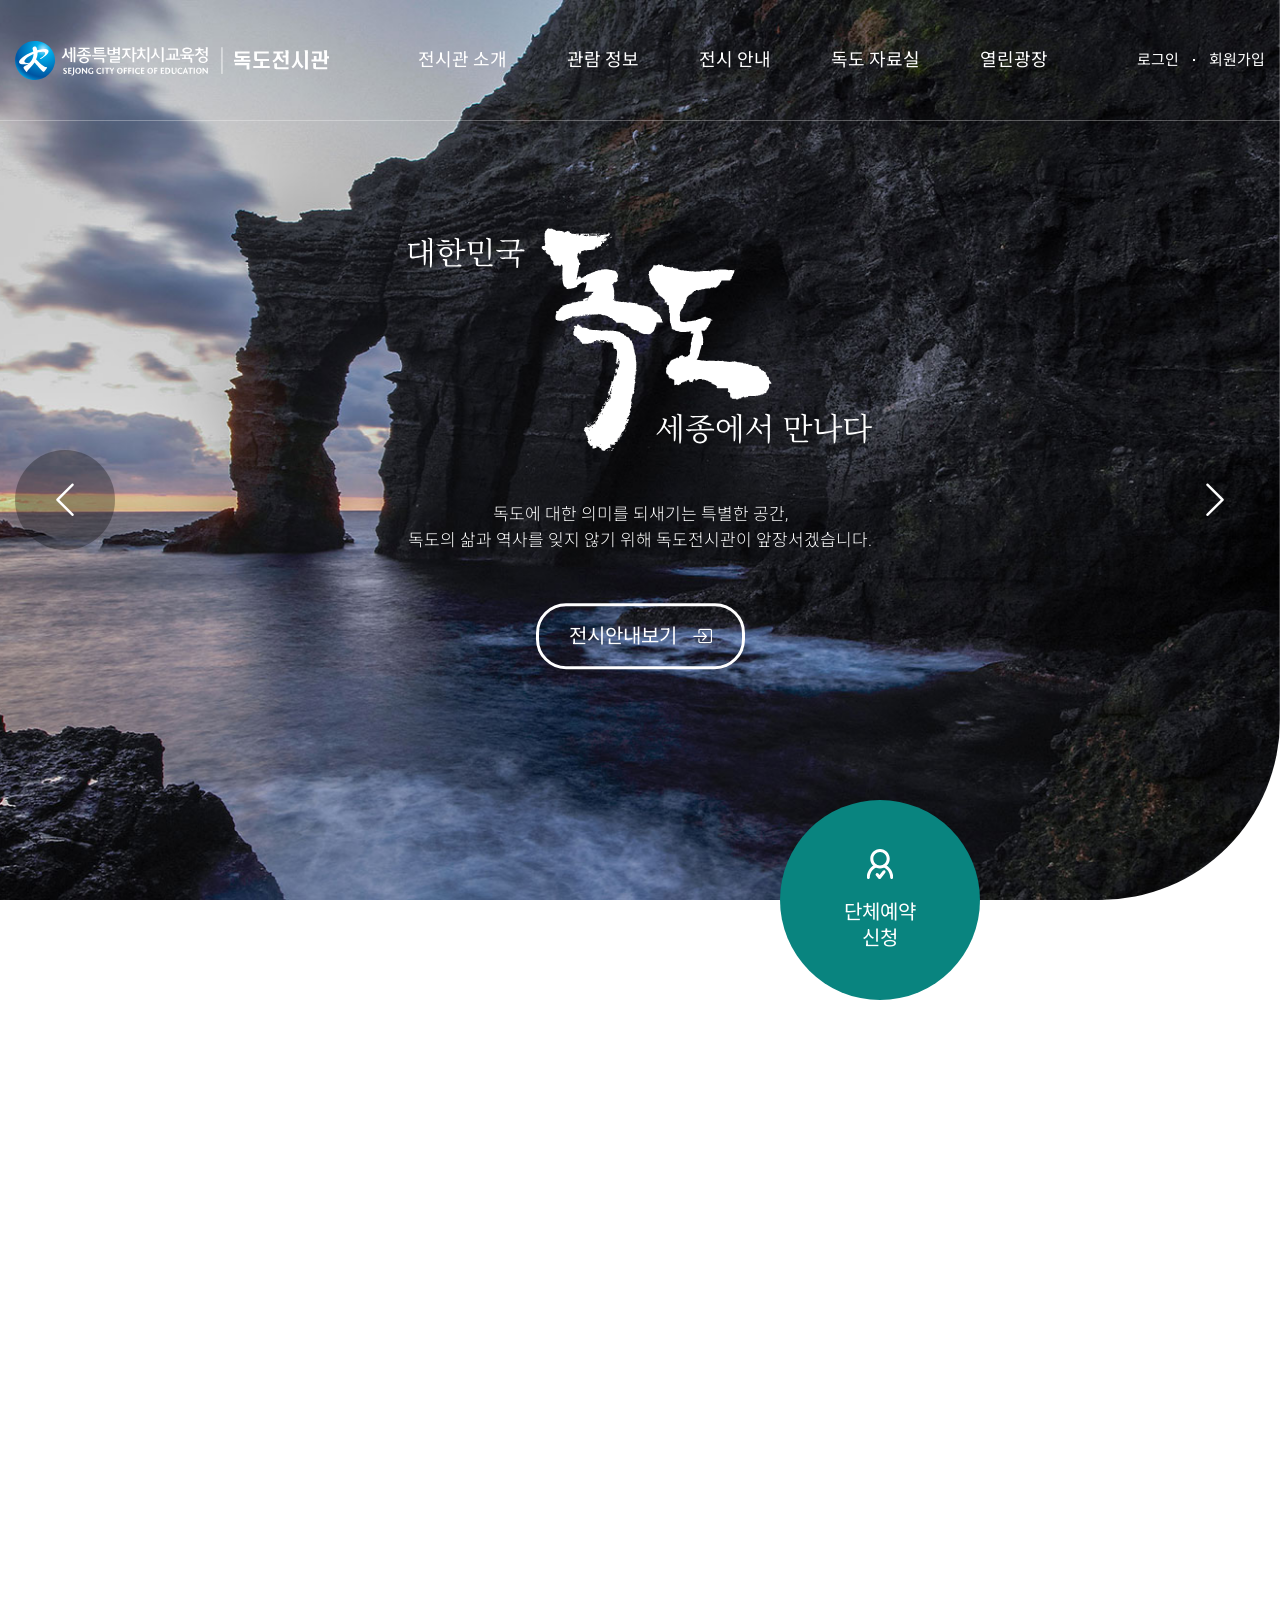
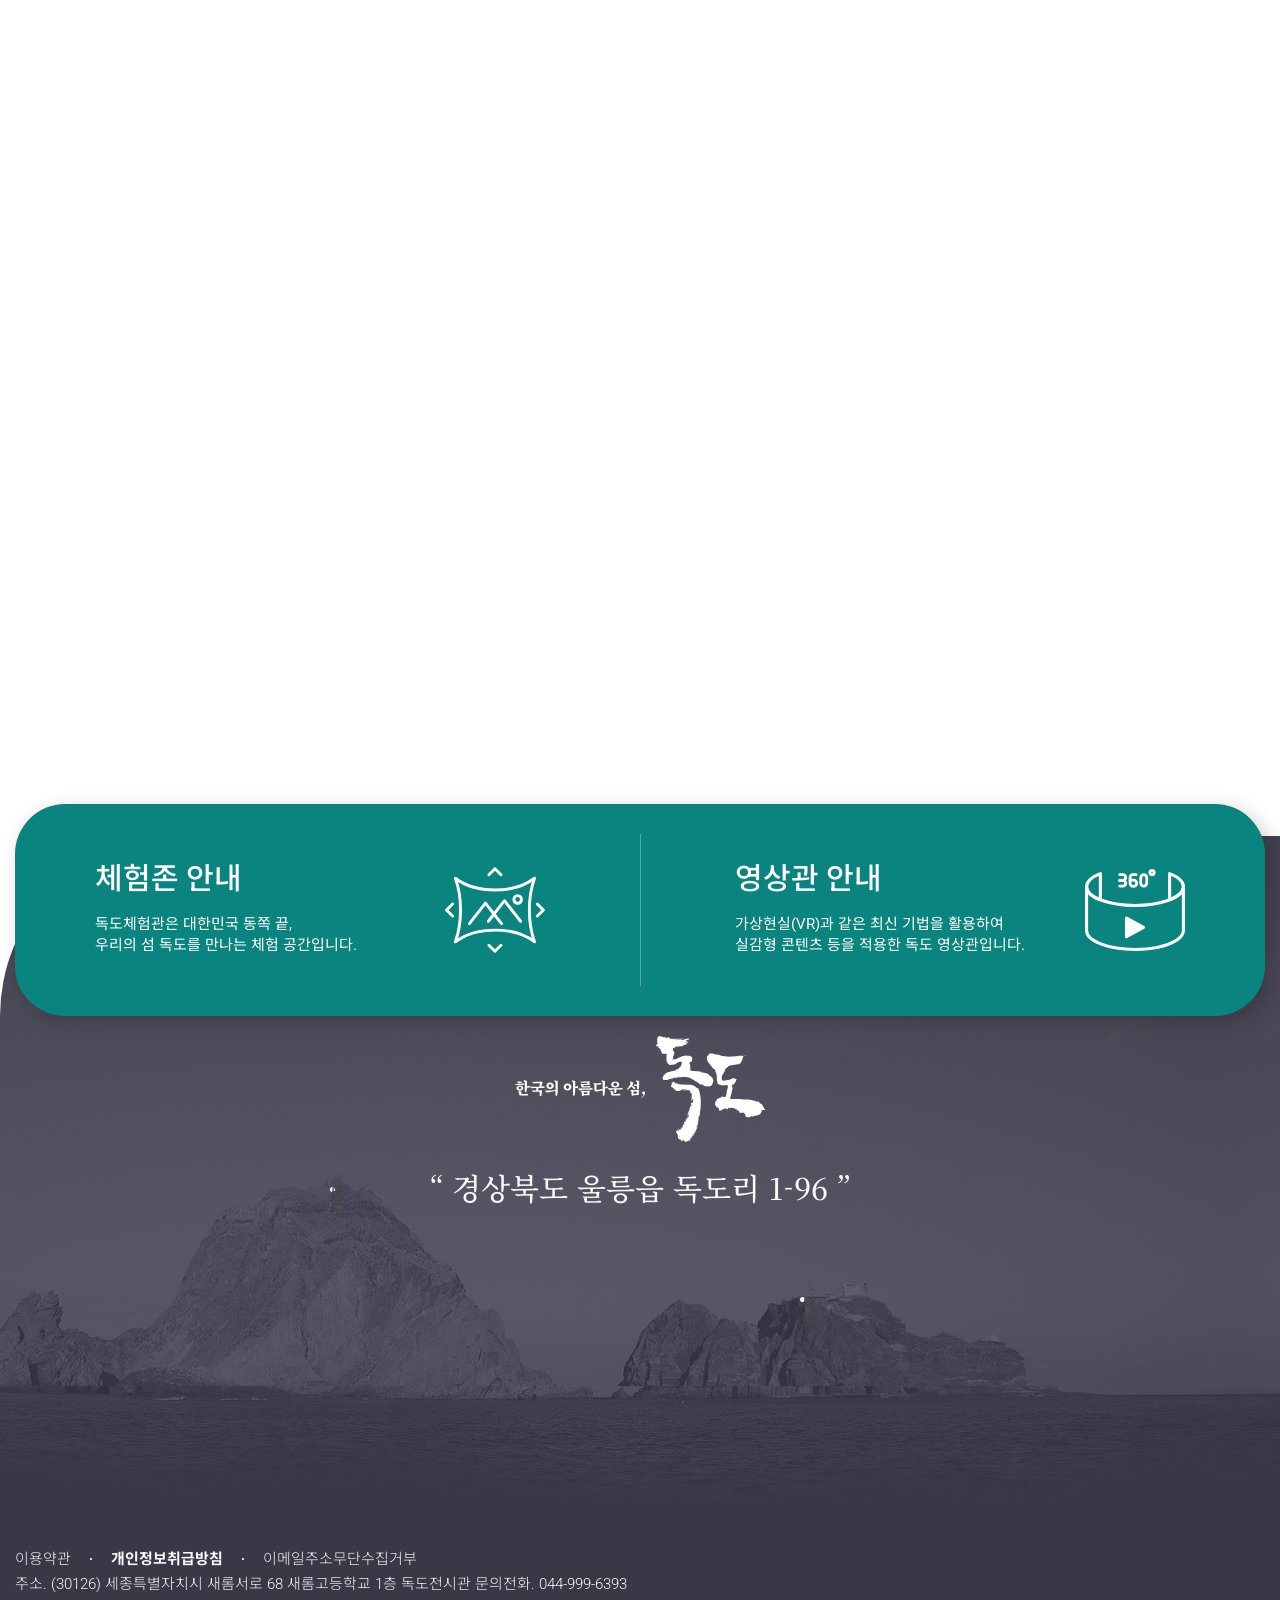
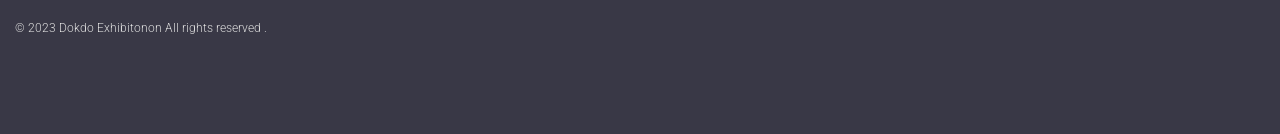
<file: doc/02-3/index.html>
<!DOCTYPE html>
<html lang="ko">

<head>
    <meta charset="UTF-8">
    <meta name="viewport" content="width=device-width, initial-scale=1.0">
    <title>독도 따라만들기 - 왜 저런다냐...</title>
    <link rel="stylesheet" href="./css/base.css">
    <link rel="stylesheet" href="https://cdn.jsdelivr.net/npm/swiper@9/swiper-bundle.min.css" />
    <link rel="stylesheet" href="./css/animate.min.css">
    <link rel="stylesheet" href="./css/style.css?ver=4.0">
    <script src="./js/jquery-1.12.4.min.js"></script>
    <script src="./js/TweenMax.min.js"></script>
    <script src="https://cdn.jsdelivr.net/npm/swiper@9/swiper-bundle.min.js"></script>
    <script src="./js/custom.js?ver=1.0"></script>
</head>

<body>
    <div class="wrap">
        <header class="header">
            <div class="inner header_wrap">
                <h1>
                    <a href="/">
                        <img src="./images/logo_simbol.svg" alt="독도">
                        <img src="./images/logo_tx.svg" alt="독도">
                    </a>
                </h1>
                <nav class="gnb">
                    <h2 class="blind">메뉴</h2>
                    <ul class="main_menu">
                        <li>
                            <a href="">전시관 소개</a>
                            <ul class="sub_menu">
                                <li><a href="">인사말</a></li>
                                <li><a href="">전시관 연혁</a></li>
                                <li><a href="">오시는길</a></li>
                            </ul>
                        </li>
                        <li>
                            <a href="">관람 정보</a>
                            <ul class="sub_menu">
                                <li><a href="">관람안내</a></li>
                                <li><a href="">단체예약</a></li>
                                <li><a href="">예약확인 취소</a></li>
                            </ul>
                        </li>
                        <li><a href="">전시 안내 </a></li>
                        <li>
                            <a href="">독도 자료실</a>
                            <ul class="sub_menu">
                                <li><a href="">독도현황</a></li>
                                <li><a href="">독도사진</a></li>
                                <li><a href="">교육자료실</a></li>
                            </ul>
                        </li>
                        <li>
                            <a href="">열린광장</a>
                            <ul class="sub_menu">
                                <li><a href="">공지사항</a></li>
                                <li><a href="">포토앨범</a></li>
                            </ul>
                        </li>
                    </ul>
                </nav>
                <div class="login_area">
                    <ul class="member">
                        <li><a href="">로그인</a></li>
                        <li><a href="">회원가입</a></li>
                    </ul>
                </div>
            </div>
        </header>

        <main>
            <section class="main_visual">
                <h2 class="blind">메인 콘텐츠 소개</h2>
                <div class="main_slide swiper">
                    <div class="swiper-wrapper">
                        <div class="swiper-slide itm01 itm">
                            <div class="slide-image" data-swiper-parallax='45%'></div>
                            <div class="content">
                                <div class="img_box">
                                    <img src="./images/visual_tx.svg" alt="">
                                </div>
                                <p>
                                    독도에 대한 의미를 되새기는 특별한 공간, <br />
                                    독도의 삶과 역사를 잊지 않기 위해 독도전시관이 앞장서겠습니다.
                                </p>
                                <a href="" class="btn wc">전시안내보기</a>
                            </div>
                        </div>
                        <div class="swiper-slide itm02 itm">
                            <div class="slide-image" data-swiper-parallax='45%'></div>
                            <div class="content">
                                <div class="img_box">
                                    <img src="./images/visual_tx.svg" alt="">
                                </div>
                                <p>
                                    독도에 대한 의미를 되새기는 특별한 공간, <br />
                                    독도의 삶과 역사를 잊지 않기 위해 독도전시관이 앞장서겠습니다.
                                </p>
                                <a href="" class="btn wc">전시안내보기</a>
                            </div>
                        </div>
                    </div>
                </div>
                <div class="arrows">
                    <i class="bi bi-chevron-left left"></i>
                    <i class="bi bi-chevron-right right"></i>
                </div>
                <div href="" class="btn_cicle">
                    <a href="" class="case">
                        <span>단체예약<br />
                            신청
                        </span>
                    </a>
                </div>
            </section>
            <section class="main_content section _se_">
                <h2 class="blind">메인 콘탠츠</h2>
                <div class="inner content">
                    <div class="left">
                        <h3>독도 바로알기 <i class="bi bi-box-arrow-in-right"></i></h3>
                        <p>
                            독도의 역사를 배우고, 자연을 체험하며 독도영토주권<br />
                            수호 의지를 다질 수 있는 소중한 시간이 되기를 바랍니다.
                        </p>
                        <a href="" class="btn mc">바로가기</a>
                    </div>
                    <div class="right">
                        <h3>관람안내</h3>
                        <div class="desc">
                            <i class="bi bi-box-arrow-in-right"></i>
                            <a href="tel:044-999-6393" class="tel">044-999-6393</a>
                            <a href="" class="btn2">관람 문의하기</a>
                        </div>

                        <ul class="list_dot list">
                            <li>
                                <strong>관람시간</strong>
                                <p>
                                    화요일-토요일 9:00 ~ 17:00<br />
                                    (점심시간 12:00~13:00, 입장마감 16:30)<br />
                                    <span>※ 관람시간은 학교 사정에 따라 변경될 수 있습니다.</span>
                                </p>
                            </li>
                            <li>
                                <strong>휴관안내</strong>
                                <p>일요일, 월요일 및 공휴일</p>
                            </li>
                            <li>
                                <strong class="ls2">위치</strong>
                                <p>세종특별자치시 새롬서로 68 새롬고등학교 1층 </p>
                            </li>
                        </ul>
                    </div>
                </div>
            </section>
            <section class="main_notice section _se_">
                <div class="inner content">
                    <div class="left">
                        <h2>공지사항</h2>
                        <p>독도의 미래를 생각하는 공간으로<br />
                            앞으로도 지속적으로 활용되기를 바랍니다.</p>
                        <div class="arrows">
                            <i class="bi bi-chevron-left left"></i>
                            <i class="bi bi-chevron-right right"></i>
                        </div>
                    </div>
                    <div class="right_slide">
                        <div class="swiper notice_slide">
                            <div class="swiper-wrapper">
                                <div class="swiper-slide card">
                                    <a href="">
                                        <div class="img_box">
                                            <img src="./images/img_visual01.jpg" alt="">
                                        </div>
                                        <div class="new btn3">NEW</div>
                                        <strong>2023학년도 독도전시관 상반기</strong>
                                        <p class="desc">
                                            2023학년도 상반기 독도체험교실을 다음과 같이 실시합니다.
                                        </p>
                                    </a>
                                </div>
                                <div class="swiper-slide card">
                                    <a href="">
                                        <div class="img_box">
                                            <img src="./images/img_visual02.jpg" alt="">
                                        </div>
                                        <div class="new btn3">NEW</div>
                                        <strong>2023학년도 독도전시관 상반기</strong>
                                        <p class="desc">
                                            2023학년도 상반기 독도체험교실을 다음과 같이 실시합니다.
                                        </p>
                                    </a>
                                </div>
                                <div class="swiper-slide card">
                                    <a href="">
                                        <div class="img_box">
                                            <img src="./images/img_visual01.jpg" alt="">
                                        </div>
                                        <div class="new btn3">NEW</div>
                                        <strong>2023학년도 독도전시관 상반기</strong>
                                        <p class="desc">
                                            2023학년도 상반기 독도체험교실을 다음과 같이 실시합니다.
                                        </p>
                                    </a>
                                </div>
                                <div class="swiper-slide card">
                                    <a href="">
                                        <div class="img_box">
                                            <img src="./images/img_visual02.jpg" alt="">
                                        </div>
                                        <div class="new btn3">NEW</div>
                                        <strong>2023학년도 독도전시관 상반기</strong>
                                        <p class="desc">
                                            2023학년도 상반기 독도체험교실을 다음과 같이 실시합니다.
                                        </p>
                                    </a>
                                </div>
                            </div>
                        </div>
                    </div>
                </div>
            </section>
            <section class="main_banner _se_">
                <h2 class="blind">메인 베너</h2>
                <div class="inner">
                    <ul class="content">
                        <li>
                            <a href="">
                                <h3>체험존 안내</h3>
                                <p>독도체험관은 대한민국 동쪽 끝,<br />
                                    우리의 섬 독도를 만나는 체험 공간입니다.</p>
                            </a>
                        </li>
                        <li>
                            <a href="">
                                <h3>영상관 안내</h3>
                                <p>가상현실(VR)과 같은 최신 기법을 활용하여<br />
                                    실감형 콘텐츠 등을 적용한 독도 영상관입니다.</p>
                            </a>
                        </li>
                    </ul>
                </div>
            </section>
        </main>
        <footer class="footer">
            <div class="top">
                <div class="inner content">
                    <div class="img_box">
                        <img src="./images/img_logo2.svg" alt="">
                    </div>
                    <div class="txt">
                        <span>“ 경상북도 울릉읍 독도리 1-96 ”</span>
                    </div>
                    <div class="dots">
                        <span>동도</span>
                        <span>서도</span>
                    </div>
                </div>
            </div>
            <div class="bottom">
                <address class="inner content">
                    <ul class="customer">
                        <li><a href="">이용약관</a></li>
                        <li><a href=""><strong>개인정보취급방침</strong></a></li>
                        <li><a href="">이메일주소무단수집거부</a></li>
                    </ul>
                    <div class="adress">
                        주소. (30126) 세종특별자치시 새롬서로 68 새롬고등학교 1층 독도전시관
                        문의전화. 044-999-6393
                    </div>
                    <div class="copyright">
                        &copy; 2023 Dokdo Exhibitonon All rights reserved .
                    </div>
                </address>
            </div>
        </footer>
        <div class="mobile_btn">
            <i class="bi bi-list"></i>
        </div>
    </div>

</body>

</html>
</file>
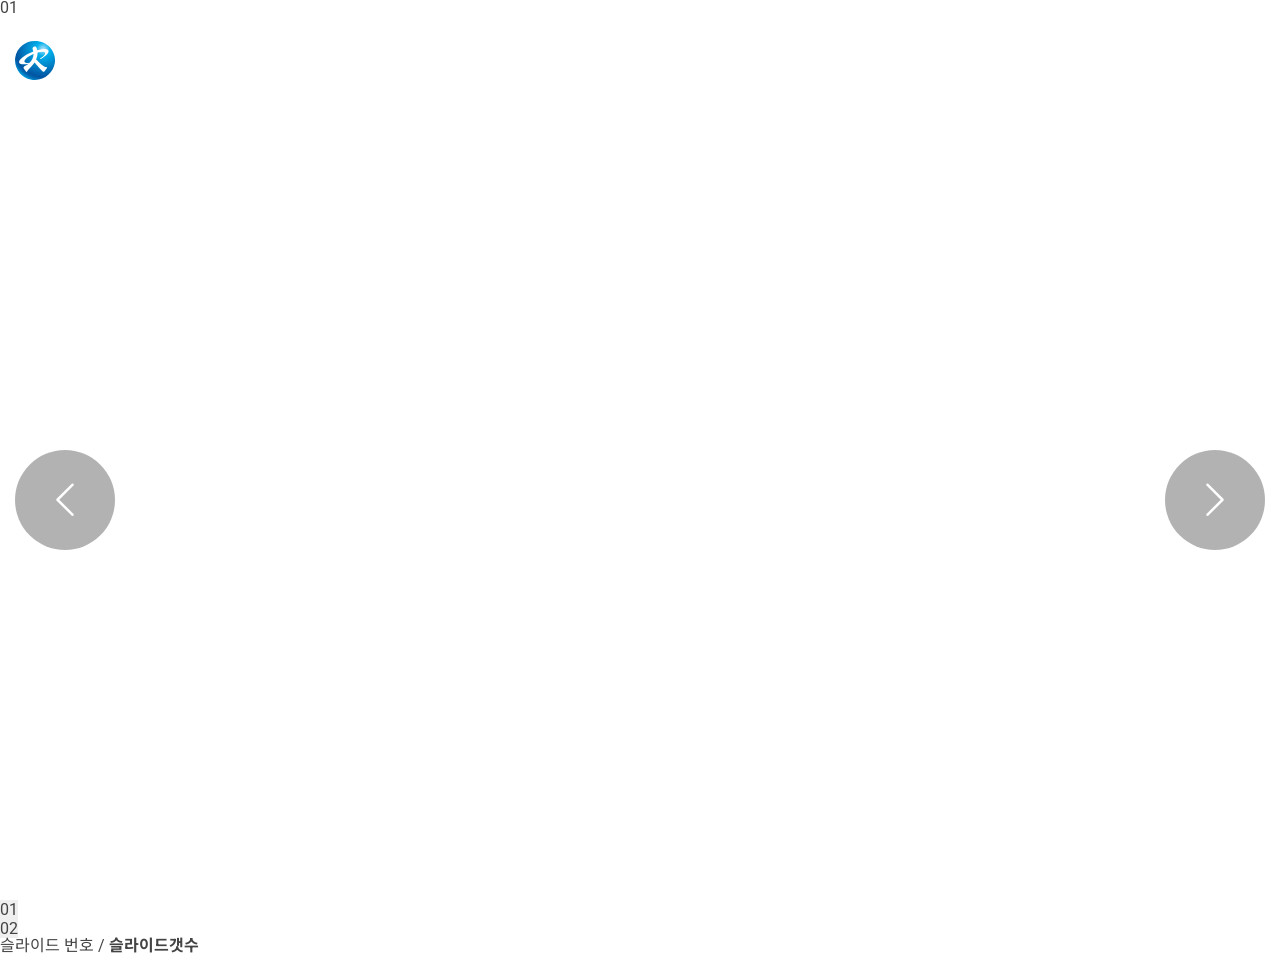
<file: doc/02-3/index_b01.html>
<!DOCTYPE html>
<html lang="ko">

<head>
    <meta charset="UTF-8">
    <meta name="viewport" content="width=device-width, initial-scale=1.0">
    <title>독도 따라만들기 - 왜 저런다냐...</title>
    <link rel="stylesheet" href="./css/base.css">
    <link rel="stylesheet" href="https://cdn.jsdelivr.net/npm/swiper@9/swiper-bundle.min.css" />
    <link rel="stylesheet" href="./css/style.css?ver=1.0">
    <script src="./js/jquery-1.12.4.min.js"></script>
    <script src="https://cdn.jsdelivr.net/npm/swiper@9/swiper-bundle.min.js"></script>
    <script src="./js/custom.js?ver=1.0"></script>
</head>

<body>
    <div class="wrap">
        <header class="header">
            <div class="inner header_wrap">
                <h1>
                    <a href="/">
                        <img src="./images/logo_simbol.svg" alt="">
                        <img src="./images/logo_tx.svg" alt="">
                    </a>
                </h1>
                <nav class="gnb">
                    <ul class="main_menu">
                        <li>
                            <a href="">전시관 소개</a>
                            <ul class="sub_menu">
                                <li><a href="">인사말</a></li>
                                <li><a href="">전시관 연혁</a></li>
                                <li><a href="">오시는길</a></li>
                            </ul>
                        </li>
                        <li>
                            <a href="">관람 정보</a>
                            <ul class="sub_menu">
                                <li><a href="">관람안내</a></li>
                                <li><a href="">단체예약</a></li>
                                <li><a href="">예약확인 취소</a></li>
                            </ul>
                        </li>
                        <li><a href="">전시 안내 </a></li>
                        <li>
                            <a href="">독도 자료실</a>
                            <ul class="sub_menu">
                                <li><a href="">독도현황</a></li>
                                <li><a href="">독도사진</a></li>
                                <li><a href="">교육자료실</a></li>
                            </ul>
                        </li>
                        <li>
                            <a href="">열린광장</a>
                            <ul class="sub_menu">
                                <li><a href="">공지사항</a></li>
                                <li><a href="">포토앨범</a></li>
                            </ul>
                        </li>
                    </ul>
                </nav>
                <div class="login_area">
                    <ul class="member">
                        <li><a href="">로그인</a></li>
                        <li><a href="">회원가입</a></li>
                    </ul>
                </div>
            </div>
        </header>
        <main>
            <section class="main_visual">
                <div class="main_slide swiper">
                    <div class="swiper-wrapper">
                        <div class="swiper-slide itm01 itm">01</div>
                        <div class="swiper-slide itm02 itm">02</div>
                    </div>
                </div>

                <div class="arrows">
                    <i class="bi bi-chevron-left left"></i>
                    <i class="bi bi-chevron-right right"></i>
                </div>

                <ul class="slide_dots">
                    <li>
                        <button>01</button>
                    </li>
                    <li>
                        <button>02</button>
                    </li>
                </ul>

                <div class="num">
                    <span>슬라이드 번호</span> / <strong>슬라이드갯수</strong>
                </div>


                <div class="cicle">
                    <span></span>
                    <span></span>
                </div>


            </section>
        </main>
        <footer class="footer">

        </footer>
    </div>
</body>

</html>
</file>
<file: doc/02-3/css/base.css>
@charset "utf-8";
@import url('https://fonts.googleapis.com/css2?family=Noto+Sans+KR:wght@100;300;400;500;700;900&family=Noto+Serif+KR:wght@200;300;400;500;600;700;900&family=Roboto:wght@100;300;400;500;700;900&display=swap');
@import url("https://cdn.jsdelivr.net/npm/bootstrap-icons@1.10.5/font/bootstrap-icons.css");

/* reset */
body,
p,
div,
span,
h1,
h2,
h3,
h4,
h5,
h6,
ul,
ol,
li,
dl,
dt,
dd,
table,
th,
td,
form,
fieldset,
legend,
input,
textarea,
button,
select {
    margin: 0;
    padding: 0;
    box-sizing: border-box;
}

*::before,
*::after {
    box-sizing: border-box;
}

body,
input,
textarea,
button,
select {
    font-family: 'Roboto', 'Noto Sans KR', '맑은 고딕', '돋움', Dotum, '굴림', Gulim, Sans-serif;
    color: #444;
    font-weight: 400;
}



html {
    font-size: 6.25%;
}

body {
    font-size: 16rem;
    line-height: 1;
    font-family: 'Roboto', 'Noto Sans KR', '맑은 고딕', '돋움', Dotum, '굴림', Gulim, Sans-serif;
}

h1,
h2,
h3,
h4,
h5,
h6 {
    font-size: inherit;
    font-weight: inherit;
}

input,
textarea,
button,
select {
    font-size: 16px;
}

img,
fieldset,
button {
    border: 0;
}

textarea {
    overflow: auto;
}

input[type=submit],
input[type=button],
button {
    cursor: pointer;
}

img {
    max-width: 100%;
    vertical-align: top;
}

address,
em {
    font-style: normal;
}

table {
    border-spacing: 0;
    border-collapse: collapse;
}

table,
th,
td {
    border: none;
}

caption {
    overflow: hidden;
    line-height: 0;
    text-indent: -2000em;
}

legend,
.hidden {
    padding: 0;
    margin: 0;
    overflow: hidden !important;
    text-indent: 100%;
    white-space: nowrap;
    font-size: 0;
}

i {
    font-style: normal;
}

/* HTML5 display-role reset for older browsers */
article,
aside,
details,
figcaption,
figure,
footer,
header,
hgroup,
menu,
nav,
section,
address {
    display: block;
    box-sizing: border-box;
}

figure {
    padding: 0px;
    margin: 0px;
}

/* 링크 기본값 */
a {
    text-decoration: none;
    color: inherit;
}




/* 리스트 스타일 제거 */
ul,
ol,
li {
    list-style: none;
}

/* mobile */
body {
    -webkit-text-size-adjust: none;
    -moz-text-size-adjust: none;
    -ms-text-size-adjust: none;
}

/* hidden contents */
.skip,
.hidden {
    position: absolute;
    width: 1rem;
    height: 1rem;
    font-size: 0;
    line-height: 0;
    overflow: hidden;
    z-index: -1
}

.blind {
    position: absolute;
    width: 1px;
    height: 1px;
    margin: -1px;
    overflow: hidden;
    clip: rect(0 0 0 0);
}



.skip:focus {
    top: 0;
    left: 0;
    display: inline-block;
    width: auto;
    height: auto;
    padding: 0 30rem;
    font-size: 14rem;
    line-height: 40rem;
    color: #fff;
    background: #09847F;
    z-index: 10
}

#skip_navi {
    position: absolute;
    top: 0;
    height: 0rem;
    width: 100%;
    z-index: 999;
}

#skip_navi a {
    display: block;
    height: 1rem;
    width: 1rem;
    margin-bottom: -1rem;
    overflow: hidden;
    text-align: center;
    color: #fff;
    white-space: nowrap;
    font-size: 18rem
}

#skip_navi a:focus,
#skip_navi a:active {
    display: block;
    top: 0;
    width: 100%;
    height: 45rem;
    line-height: 45rem;
    padding: 10rem 0;
    background: #09847F;
}
</file>
<file: doc/02-3/css/style.css>
:root {
    --mc: #09847F;
    --sc: #B4613D;
    --lc: #dddddd;
    --wc: #ffffff;
    --dc: #444444;
    --gc: #f9f9f9;
}


.inner {
    max-width: 1440rem;
    margin: 0 auto;
    padding: 0 15rem;
}

.btn {
    display: inline-block;
    font-size: 20rem;
    padding: 20rem 30rem;
    border-radius: 30rem;
    overflow: hidden;
}

.btn2 {
    display: inline-block;
    font-size: 18rem;
    padding: 10rem 20rem;
    border-radius: 20rem;
    overflow: hidden;
    background: var(--dc);
    color: var(--wc);
}

.btn3 {
    display: inline-block;
    font-size: 14rem;
    padding: 5rem 10rem 4rem 10rem;
    border-radius: 10rem;
    overflow: hidden;
    color: var(--mc);
    border: 2px solid var(--mc);
}

.btn::after {
    content: "\f1be";
    font-family: bootstrap-icons;
    vertical-align: -3px;
    margin: 0 0 0 15rem;
}

.btn.wc {
    position: relative;
    color: var(--wc);
    border: 3px solid var(--wc);

}

.btn.wc::before {
    content: "";
    position: absolute;
    top: 0;
    left: 0;
    right: 0;
    height: 0;
    z-index: -1;
    background: var(--mc);
    transition: .5s;
}

.btn.wc:hover::before {
    top: auto;
    bottom: 0;
    height: 100%;
}

.btn.mc {
    color: var(--mc);
    border: 3px solid var(--mc);
}

.list_dot>* {
    position: relative;
    padding: 0 0 0 15rem;
}

.list_dot>*::before {
    content: "";
    position: absolute;
    top: 7rem;
    left: 0;
    width: 2rem;
    height: 2rem;
    background: var(--mc);
}

.section {
    padding: 100rem 0;
}

.section.gc {
    background: var(--gc);
}

.wrap {}

.header {
    position: fixed;
    top: 0;
    left: 0;
    right: 0;
    z-index: 1000;
    border-bottom: 1px solid rgba(255, 255, 255, 0.3);
    white-space: nowrap;
}

.header.on {
    background: var(--wc);
    border-bottom: 1px solid rgba(0, 0, 0, 0.3);
}

.header .header_wrap {
    display: flex;
    justify-content: space-between;
    align-items: center;
    height: 120rem;

    transition: height .5s;
}

.header.on .header_wrap {
    height: 80rem;
}

.header h1 {
    font-size: 0;
}

.header h1 img {
    height: 39rem;
}

.header.on h1 img:last-child {
    filter: invert();
}

.gnb {}

.gnb .main_menu {
    display: flex;
}

.gnb .main_menu>li {
    position: relative;
    padding: 0 30rem;
}

.header .gnb .main_menu a {
    display: block;
    color: var(--wc);
    font-size: 18rem;
    line-height: 120rem;
}

.header.on .gnb .main_menu a {
    color: var(--dc);
}

.gnb .main_menu .sub_menu {
    position: absolute;
    top: 130rem;
    left: 50%;
    transform: translate(-50%, 0);
    background: var(--wc);
    width: 180rem;
    text-align: center;

    padding: 15rem 0;
    border-radius: 20rem;
    border: 2px solid var(--lc);

    opacity: 0;
    visibility: hidden;

    transition: .5s;
}

.gnb .main_menu>li:hover .sub_menu {
    top: 100rem;
    opacity: 1;
    visibility: visible;
}


.header.on .gnb .main_menu>li:hover .sub_menu {
    top: 90rem;
}

.gnb .sub_menu li~li {
    border-top: 1px solid var(--lc);
}

.header .gnb .sub_menu a {
    display: block;
    color: var(--dc);
    font-size: 15rem;
    line-height: 40rem;
}

.login_area .member {
    display: flex;
    gap: 30px;
}

.login_area .member a {
    font-size: 15rem;
    color: var(--wc);
}

.header.on .login_area .member a {
    color: var(--dc);
}

.login_area .member li {
    position: relative;
}

.login_area .member li~li::before {
    content: "";
    position: absolute;
    top: 50%;
    left: -15rem;
    width: 2px;
    height: 2px;
    transform: translate(-50%, -50%);
    background: var(--wc);
}

.header.on .login_area .member li~li::before {
    background: var(--dc);
}

.main_visual {
    position: relative;
    height: 100vh;
}

.main_slide {
    border-radius: 0 0 180rem 0;
    overflow: hidden;
}

.main_slide .itm {
    position: relative;
    overflow: hidden;
    height: 100vh;
}

.main_slide .itm .slide-image {
    position: absolute;
    inset: 0 0 0 0;
}

.main_slide .itm .content {
    position: absolute;
    top: 50%;
    left: 50%;
    transform: translate(-50%, -50%);
    z-index: 999;

    text-align: center;
}

.main_slide .itm .img_box {
    margin: 0 0 50rem 0;
}

.main_slide .itm p {
    color: var(--wc);
    margin: 0 0 50rem 0;
    text-align: center;
    font-size: 17rem;
    font-weight: 300;
    line-height: 26rem;
    transform: translate(-100rem, 0);
    opacity: 0;
    transition: .5s 1s;
}

.main_slide .itm.on p {
    opacity: 1;
    transform: translate(0, 0);
}

.main_slide .itm .btn {
    transform: translate(100rem, 0);
    opacity: 0;
    transition: .5s 1.5s;
}

.main_slide .itm.on .btn {
    opacity: 1;
    transform: translate(0, 0);
}

/* .swiper-wrapper {
    transition-timing-function: cubic-bezier(0.17, 0.46, 1, 0.39);
} */

.main_slide .itm01 .slide-image {
    height: 100vh;
    background: url(../images/img_visual01.jpg) no-repeat center center/cover;
}

.main_slide .itm02 .slide-image {
    height: 100vh;
    background: url(../images/img_visual02.jpg) no-repeat center center/cover;
}

.main_visual .arrows {
    position: absolute;
    top: 50%;
    left: 50%;
    z-index: 998;
    transform: translate(-50%, -50%);
    max-width: 1600rem;
    width: 100%;
}

.main_visual .arrows i {
    position: absolute;
    top: 0;
    cursor: pointer;
}

.main_visual .arrows .left {
    left: 15rem;
}

.main_visual .arrows .right {
    right: 15rem;
}

.main_visual .arrows i::before {
    font-size: 40rem;
    color: var(--wc);
    padding: 30rem;
    background: rgba(0, 0, 0, 0.3);
    border-radius: 50%;
}

.main_visual .btn_cicle {
    position: absolute;
    bottom: -100rem;
    right: 300rem;
    z-index: 999;

    width: 200rem;
    height: 200rem;
}

.main_visual .btn_cicle .case {
    display: flex;
    flex-direction: column;
    justify-content: center;
    align-items: center;
    width: 200rem;
    height: 200rem;
    background: var(--mc);
    color: var(--wc);
    font-size: 20rem;
    border-radius: 50%;
    text-align: center;
    line-height: 26rem;
}

.main_visual .btn_cicle:hover .case {
    animation: flipInY 1s infinite;
}

.main_visual .btn_cicle .case::before {
    content: "";
    display: block;
    width: 26rem;
    height: 30rem;
    background: url(../images/icon_apply.svg) no-repeat center center/cover;
    margin: 0 0 20rem 0;
}


.main_content {}

.main_content .content {
    display: grid;
    grid-template-columns: repeat(2, 1fr);
    gap: 30rem;
}

.main_content .content>* {
    padding: 80rem 60rem;
}

.main_content .content .left {
    position: relative;
    border-radius: 50rem;
    background: var(--gc);
}

.main_content .content .left::after {
    content: "";
    position: absolute;
    bottom: -20rem;
    right: 0;
    width: 400rem;
    height: 150rem;
    background: url(../images/img_logo2.svg) no-repeat right bottom;
    filter: invert();
}

.main_content .content h3 {
    font-size: 24rem;
    font-weight: 700;
    margin: 0 0 17rem 0;
}

.main_content .content .left {
    opacity: 0;
    transform: translate(0, 100rem);
    transition: .8s;
}

.main_content.on .content .left {
    opacity: 1;
    transform: translate(0, 0);
}

.main_content .content .right {
    opacity: 0;
    transform: translate(0, 100rem);
    transition: .8s .5s;
}

.main_content.on .content .right {
    opacity: 1;
    transform: translate(0, 0);
}

.main_content .content .left p {
    font-size: 15rem;
    font-weight: 300;
    line-height: 20rem;
    margin: 0 0 57rem 0;
}

.main_content .content .right .desc {
    display: flex;
    justify-content: space-between;
    align-items: center;
    margin: 0 0 30rem 0;
    padding: 0 0 15rem 0;
    border-bottom: 1px dashed var(--lc);
}

.main_content .content .right .desc i {
    background: var(--gc);
    padding: 15rem 16rem;
    border-radius: 50%;
    font-size: 30rem;
}

.main_content .content .right .desc .tel {
    font-size: 40rem;
    font-weight: 700;
}

.main_content .content .list>* {
    display: grid;
    grid-template-columns: 100rem 1fr;
    margin: 0 0 20rem 0;
    line-height: 1.6;
}

.main_content .content .list .ls2 {
    letter-spacing: 30rem;
}

.main_content .content .list>*::before {
    top: 10rem;
}

/* .main_notice {
    padding: 0 0 100rem 0;
} */

.main_notice .content {
    opacity: 0;
    transform: translate(0, 100rem);
    transition: .8s;
}

.main_notice.on .content {
    opacity: 1;
    transform: translate(0, 0);
}

.main_notice h2 {
    font-size: 50rem;
    font-weight: 700;
    margin: 0 0 27rem 0;
}

.main_notice .arrows i {
    padding: 14rem 16rem;
    font-size: 25rem;
    background: var(--dc);
    color: var(--wc);
    border-radius: 50%;
    margin: 0 10rem 0 0;
    cursor: pointer;
}

.main_notice p {
    font-size: 15rem;
    font-weight: 300;
    line-height: 20rem;
    margin: 0 0 57rem 0;
}


.main_notice .content {
    display: grid;
    grid-template-columns: 1fr 2fr;
}

.main_notice .right_slide {
    position: relative;
    /* overflow: hidden; */
    min-width: 0;
}

.main_notice .right_slide::before {
    content: "";
    position: absolute;
    top: -20rem;
    left: -20rem;
    width: 150rem;
    height: 150rem;
    outline: 50rem solid var(--mc);
}

.main_notice img {
    width: 100%;
    height: 300rem;
    object-fit: cover;
}

.main_notice .card {
    padding: 15rem;
    background: var(--gc);
    border-radius: 10rem;
}

.main_notice .card .img_box {
    border-radius: 5rem;
    overflow: hidden;
    margin: 0 0 15rem 0;
}

.main_notice .card strong {
    display: block;
    margin: 10rem 0;
}

.main_banner .content {
    position: relative;
    z-index: 999;
    display: grid;
    grid-template-columns: repeat(2, 1fr);
    gap: 30rem;
    background: var(--mc);
    color: var(--wc);
    margin: 0 auto -80rem auto;

    border-radius: 50rem;
    box-shadow: 5rem 5rem 20rem rgba(0, 0, 0, 0.2);

    transition: .5s;
    transform: translate(0, 100rem);
}

.main_banner.on .content {
    transform: translate(0, 0);
}

.main_banner .content a {
    display: block;
    padding: 60rem 80rem;
}

.main_banner .content h3 {
    font-size: 30rem;
    font-weight: 500;
    margin: 0 0 20rem 0;
}

.main_banner .content p {
    font-size: 15rem;
    line-height: 21rem;
}

.main_banner .content li {
    position: relative;
}

.main_banner .content li a::after {
    content: "";
    position: absolute;
    right: 80rem;
    top: 50%;
    transform: translate(0, -50%);
    width: 100rem;
    height: 100rem;
    background: url(../images/icon_experience.svg) no-repeat center center;
}

.main_banner .content li:last-child a::after {
    background: url(../images/icon_theater.svg) no-repeat center center;
}

.main_banner .content li~li::before {
    content: "";
    position: absolute;
    left: -15rem;
    top: 30rem;
    bottom: 30rem;
    width: 1px;
    background: rgba(255, 255, 255, 0.3);
}


.footer {}

.footer .top {
    position: relative;
    border-radius: 180rem 0 0 0;
    overflow: hidden;
    background: #434250 url(../images/bg_banner.jpg) no-repeat center bottom;
    padding: 200rem 0 300rem 0;
}

.footer .top .content {
    text-align: center;
}

.footer .top .content .img_box {
    width: 250rem;
    margin: 0 auto 30rem auto;
}

.footer .top .content .txt {
    font-size: 30rem;
    font-weight: 500;
    font-family: 'Noto Serif KR';
    color: var(--gc);
}

.footer .top .dots span {
    position: absolute;
    left: 50%;
    width: 5px;
    height: 5px;
    background: var(--gc);
    border-radius: 50%;
}

.footer .top .dots span:nth-child(1) {
    bottom: 310rem;
    margin: 0 0 0 -310rem;
}

.footer .top .dots span:nth-child(2) {
    bottom: 200rem;
    margin: 0 0 0 160rem;
}

.footer .bottom {
    padding: 50rem 0 100rem 0;
    background: #393846;
    color: var(--gc);
    font-size: 15rem;
    font-weight: 300;
}

.footer .bottom .customer {
    display: flex;
    gap: 40rem;
    margin: 0 0 10rem 0;
}

.footer .bottom .customer>* {
    position: relative;
}

.footer .bottom .customer li~li::before {
    content: "";
    position: absolute;
    left: -20rem;
    top: 50%;
    width: 2px;
    height: 2px;
    transform: translate(-50%, -50%);
    background: var(--lc);
}

.footer .bottom .adress {
    margin: 0 0 30rem 0;
}

.footer .bottom .copyright {
    font-size: 12rem;
    color: var(--lc);
}

.mobile_btn {
    display: none;
}








































@media (max-width: 768px) {

    /* font-size 사파리 하한 9px 대응 w 390 / 16 */
    html {
        font-size: 0.24375vw;
    }

    .section {
        padding: 50rem 0;
    }

    .section.gc {
        background: var(--gc);
    }

    .wrap {}

    .header {
        position: fixed;
        top: 0;
        left: 0;
        right: 0;
        z-index: 1000;
        border-bottom: 1px solid rgba(255, 255, 255, 0.3);
    }

    .header.on {
        background: var(--wc);
        border-bottom: 1px solid rgba(0, 0, 0, 0.3);
    }

    .header .header_wrap {
        display: flex;
        justify-content: space-between;
        align-items: center;
        height: 120rem;

        transition: height .5s;
    }

    .header.on .header_wrap {
        height: 120rem;
    }

    .header h1 {
        position: relative;
        z-index: 1000;
        font-size: 0;
    }

    .header h1 img {
        height: 39rem;
    }

    .header.oo h1 img:last-child {
        filter: invert(0);
    }

    .gnb {
        position: fixed;
        top: 0;
        bottom: 0;
        right: -100%;
        width: 100%;
        background: var(--dc);
        border-left: 1px solid var(--lc);
        transition: 0.5s;
    }

    .gnb.on {
        right: 0;
    }

    .gnb .main_menu {
        display: flex;
        flex-direction: column;
        padding: 150rem 0 0 0;
    }

    .gnb .main_menu>li {
        position: relative;
        padding: 0 30rem;
    }

    .header .gnb .main_menu a {
        display: block;
        color: var(--wc);
        font-size: 18rem;
        line-height: 40rem;
    }

    .header.on .gnb .main_menu a {
        color: var(--wc);
    }

    .gnb .main_menu .sub_menu {
        position: static;
        transform: translate(0, 0);
        background: var(--wc);
        width: auto;
        text-align: left;

        padding: 0 0;
        border-radius: 0;
        border: 0 solid var(--lc);

        opacity: 1;
        visibility: visible;

        transition: none;

        display: none;
    }

    .gnb .main_menu>li:hover .sub_menu {
        top: 100rem;
        opacity: 1;
        visibility: visible;
    }


    .gnb .sub_menu li~li {
        border-top: 1px solid var(--lc);
    }

    .header .gnb .sub_menu a {
        display: block;
        color: var(--dc);
        font-size: 15rem;
        line-height: 40rem;
    }

    .login_area .member {
        display: flex;
        gap: 30px;
    }

    .login_area .member a {
        font-size: 15rem;
        color: var(--wc);
    }

    .header .login_area {
        display: none;
    }

    .header.on .login_area .member a {
        color: var(--dc);
    }

    .login_area .member li {
        position: relative;
    }

    .login_area .member li~li::before {
        content: "";
        position: absolute;
        top: 50%;
        left: -15rem;
        width: 2px;
        height: 2px;
        transform: translate(-50%, -50%);
        background: var(--wc);
    }

    .header.on .login_area .member li~li::before {
        background: var(--dc);
    }

    .main_visual {
        position: relative;
        height: 100vh;
    }

    .main_slide {
        border-radius: 0 0 30rem 30rem;
        overflow: hidden;
    }

    .main_slide .itm {
        position: relative;
        overflow: hidden;
        height: 100vh;
    }

    .main_slide .itm .slide-image {
        position: absolute;
        inset: 0 0 0 0;
    }

    .main_slide .itm .content {
        position: absolute;
        top: 50%;
        left: 50%;
        transform: translate(-50%, -50%);
        z-index: 999;

        width: 100%;
        padding: 0 30rem;

        text-align: center;
    }

    .main_slide .itm .img_box {
        margin: 0 0 50rem 0;
    }

    .main_slide .itm p {
        word-break: keep-all;
        color: var(--wc);
        margin: 0 0 50rem 0;
        text-align: center;
        font-size: 16rem;
        font-weight: 300;
        line-height: 1.4;
        transform: translate(-100rem, 0);
        opacity: 0;
        transition: .5s 1s;
    }

    .main_slide .itm.on p {
        opacity: 1;
        transform: translate(0, 0);
    }

    .main_slide .itm .btn {
        transform: translate(100rem, 0);
        opacity: 0;
        transition: .5s 1.5s;
    }

    .main_slide .itm.on .btn {
        opacity: 1;
        transform: translate(0, 0);
    }

    /* .swiper-wrapper {
        transition-timing-function: cubic-bezier(0.17, 0.46, 1, 0.39);
    } */

    .main_slide .itm01 .slide-image {
        height: 100vh;
        background: url(../images/img_visual01.jpg) no-repeat center center/cover;
    }

    .main_slide .itm02 .slide-image {
        height: 100vh;
        background: url(../images/img_visual02.jpg) no-repeat center center/cover;
    }

    .main_visual .arrows {
        position: absolute;
        top: calc(50% + 100rem);
        left: 50%;
        z-index: 998;
        transform: translate(-50%, -50%);
        max-width: 1600rem;
        width: 100%;
    }

    .main_visual .arrows i {
        position: absolute;
        top: 0;
        cursor: pointer;
    }

    .main_visual .arrows .left {
        left: 0;
    }

    .main_visual .arrows .right {
        right: 0;
    }

    .main_visual .arrows i::before {
        font-size: 20rem;
        color: var(--wc);
        padding: 10rem;
        background: rgba(0, 0, 0, 0.3);
        border-radius: 0;
    }

    .main_visual .btn_cicle {
        position: absolute;
        bottom: -100rem;
        right: 30rem;
        z-index: 999;

        width: 200rem;
        height: 200rem;
    }

    .main_visual .btn_cicle .case {
        display: flex;
        flex-direction: column;
        justify-content: center;
        align-items: center;
        width: 200rem;
        height: 200rem;
        background: var(--mc);
        color: var(--wc);
        font-size: 20rem;
        border-radius: 50%;
        text-align: center;
        line-height: 26rem;
    }

    .main_visual .btn_cicle:hover .case {
        animation: flipInY 1s infinite;
    }

    .main_visual .btn_cicle .case::before {
        content: "";
        display: block;
        width: 26rem;
        height: 30rem;
        background: url(../images/icon_apply.svg) no-repeat center center/cover;
        margin: 0 0 20rem 0;
    }


    .main_content {}

    .main_content .content {
        display: grid;
        grid-template-columns: repeat(1, 1fr);
        gap: 30rem;
    }

    .main_content .content>* {
        padding: 30rem 15rem 80rem;
    }

    .main_content .content .left {
        position: relative;
        border-radius: 10rem;
        background: var(--gc);
    }

    .main_content .content .left::after {
        content: "";
        position: absolute;
        bottom: -20rem;
        right: 0;
        width: 400rem;
        height: 150rem;
        background: url(../images/img_logo2.svg) no-repeat right bottom;
        filter: invert();
    }

    .main_content .content h3 {
        font-size: 24rem;
        font-weight: 700;
        margin: 0 0 17rem 0;
    }

    .main_content .content .left {
        opacity: 0;
        transform: translate(0, 100rem);
        transition: .8s;
    }

    .main_content.on .content .left {
        opacity: 1;
        transform: translate(0, 0);
    }

    .main_content .content .right {
        order: -1;
        opacity: 0;
        transform: translate(0, 100rem);
        transition: .8s .5s;
    }

    .main_content.on .content .right {

        opacity: 1;
        transform: translate(0, 0);
    }

    .main_content .content .left p {
        font-size: 15rem;
        font-weight: 300;
        line-height: 20rem;
        margin: 0 0 57rem 0;
    }

    .main_content .content .right .desc {
        display: flex;
        justify-content: space-between;
        align-items: center;
        margin: 0 0 30rem 0;
        padding: 0 0 15rem 0;
        border-bottom: 1px dashed var(--lc);
    }

    .main_content .content .right .desc i {
        background: var(--gc);
        padding: 15rem 16rem;
        border-radius: 50%;
        font-size: 30rem;
    }

    .main_content .content .right .desc .tel {
        font-size: 40rem;
        font-weight: 700;
    }

    .main_content .content .list>* {
        display: grid;
        grid-template-columns: 100rem 1fr;
        margin: 0 0 20rem 0;
        line-height: 1.6;
    }

    .main_content .content .list .ls2 {
        letter-spacing: 30rem;
    }

    .main_content .content .list>*::before {
        top: 10rem;
    }

    /* .main_notice {
        padding: 0 0 100rem 0;
    } */

    .main_notice .content {
        opacity: 0;
        transform: translate(0, 100rem);
        transition: .8s;
    }

    .main_notice.on .content {
        opacity: 1;
        transform: translate(0, 0);
    }

    .main_notice h2 {
        font-size: 50rem;
        font-weight: 700;
        margin: 0 0 27rem 0;
    }

    .main_notice .arrows i {
        padding: 14rem 16rem;
        font-size: 25rem;
        background: var(--dc);
        color: var(--wc);
        border-radius: 50%;
        margin: 0 10rem 0 0;
        cursor: pointer;
    }

    .main_notice p {
        font-size: 15rem;
        font-weight: 300;
        line-height: 20rem;
        margin: 0 0 57rem 0;
    }


    .main_notice .content {
        display: grid;
        grid-template-columns: repeat(1, 1fr);
    }

    .main_notice .content>* {
        padding: 30rem 15rem 80rem;
    }

    .main_notice .right_slide {
        position: relative;
        padding: 30rem 0 80rem;
        overflow: hidden;
        /* min-width: 0; */
    }

    .main_notice .right_slide::before {
        display: none;
    }

    .main_notice img {
        width: 100%;
        height: 300rem;
        object-fit: cover;
    }

    .main_notice .card {
        padding: 15rem;
        background: var(--gc);
        border-radius: 10rem;
    }

    .main_notice .card .img_box {
        border-radius: 5rem;
        overflow: hidden;
        margin: 0 0 15rem 0;
    }

    .main_notice .card strong {
        display: block;
        margin: 10rem 0;
    }

    .main_banner .content {
        position: relative;
        z-index: 999;
        display: grid;
        grid-template-columns: repeat(1, 1fr);
        gap: 0;
        background: var(--mc);
        color: var(--wc);
        margin: 0 auto -80rem auto;

        border-radius: 10rem;
        box-shadow: 5rem 5rem 20rem rgba(0, 0, 0, 0.2);

        transition: .5s;
        transform: translate(0, 100rem);
    }

    .main_banner.on .content {
        transform: translate(0, 0);
    }

    .main_banner .content a {
        display: block;
        padding: 30rem 30rem;
    }

    .main_banner .content h3 {
        font-size: 30rem;
        font-weight: 500;
        margin: 0 0 20rem 0;
    }

    .main_banner .content p {
        font-size: 15rem;
        line-height: 21rem;
    }

    .main_banner .content li {
        position: relative;
    }

    .main_banner .content li a::after {
        content: "";
        position: absolute;
        right: 30rem;
        top: 30rem;
        transform: translate(0, 0);
        width: 50rem;
        height: 50rem;
        background: url(../images/icon_experience.svg) no-repeat center center;
    }

    .main_banner .content li:last-child a::after {
        background: url(../images/icon_theater.svg) no-repeat center center;
    }

    .main_banner .content li~li::before {
        content: "";
        position: absolute;
        left: 15rem;
        right: 15rem;
        top: auto;
        bottom: auto;
        width: auto;
        height: 1px;
        background: rgba(255, 255, 255, 0.3);
    }


    .footer {}

    .footer .top {
        position: relative;
        border-radius: 30rem 30rem 0 0;
        overflow: hidden;
        background: #434250 url(../images/bg_banner.jpg) no-repeat center bottom;
        padding: 200rem 0 300rem 0;
    }

    .footer .top .content {
        text-align: center;
    }

    .footer .top .content .img_box {
        width: 250rem;
        margin: 0 auto 30rem auto;
    }

    .footer .top .content .txt {
        font-size: 30rem;
        font-weight: 500;
        font-family: 'Noto Serif KR';
        color: var(--gc);
    }

    .footer .top .dots span {
        position: absolute;
        left: 50%;
        width: 5px;
        height: 5px;
        background: var(--gc);
        border-radius: 50%;
    }

    .footer .top .dots span:nth-child(1) {
        bottom: 310rem;
        margin: 0 0 0 -310rem;
    }

    .footer .top .dots span:nth-child(2) {
        bottom: 200rem;
        margin: 0 0 0 160rem;
    }

    .footer .bottom {
        padding: 50rem 0 100rem 0;
        background: #393846;
        color: var(--gc);
        font-size: 15rem;
        font-weight: 300;
    }

    .footer .bottom .customer {
        display: flex;
        flex-direction: column;
        gap: 10rem;
        margin: 0 0 20rem 0;
    }

    .footer .bottom .customer>* {
        position: relative;
    }

    .footer .bottom .customer li~li::before {
        content: "";
        position: absolute;
        left: -20rem;
        top: 50%;
        width: 2px;
        height: 2px;
        transform: translate(-50%, -50%);
        background: var(--lc);
    }

    .footer .bottom .adress {
        margin: 0 0 30rem 0;
        line-height: 1.4;
    }

    .footer .bottom .copyright {
        font-size: 12rem;
        color: var(--lc);
    }

    .mobile_btn {
        display: block;

        position: fixed;
        top: 30rem;
        right: 30rem;
        z-index: 1000;

        font-size: 30rem;
        color: var(--mc);
        padding: 5px 7px;
        background: var(--gc);
    }


}
</file>
